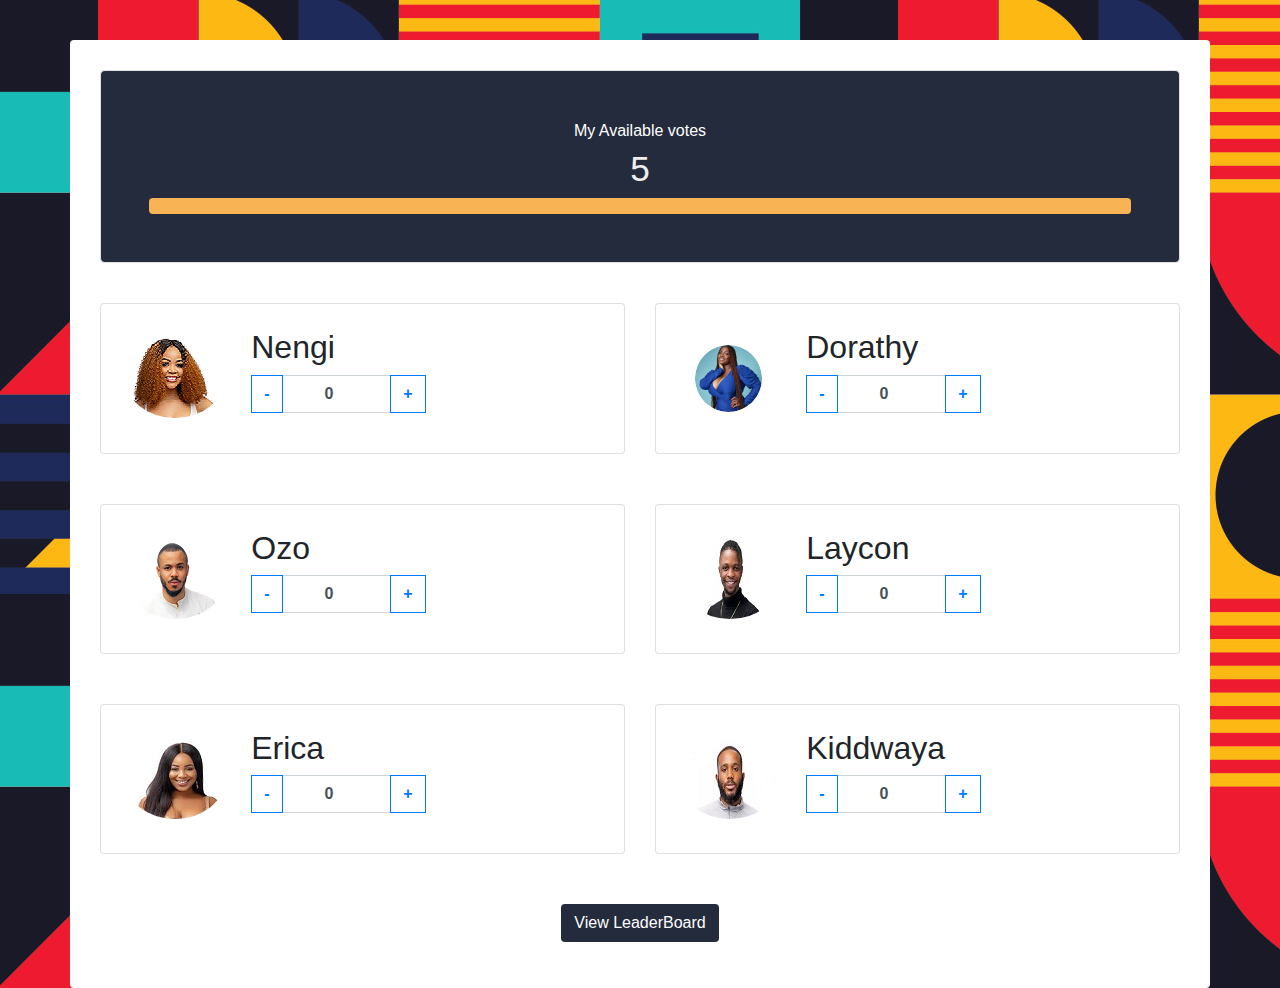
<file: index.html>
<!doctype html>
<html lang="en">
  <head>
    <!-- Required meta tags -->
    <meta charset="utf-8">
    <meta name="viewport" content="width=device-width, initial-scale=1, shrink-to-fit=no">

    <!-- Bootstrap CSS -->
    <link rel="stylesheet" href="https://maxcdn.bootstrapcdn.com/bootstrap/4.0.0/css/bootstrap.min.css" integrity="sha384-Gn5384xqQ1aoWXA+058RXPxPg6fy4IWvTNh0E263XmFcJlSAwiGgFAW/dAiS6JXm" crossorigin="anonymous">
    <link href="https://fonts.googleapis.com/css2?family=Work+Sans:wght@700&display=swap" rel="stylesheet">
    <link rel="stylesheet" href="./css/styles.css">

    <title>BB Naija Housemate voting system</title>
  </head>
  <body>
    
    <div class="container rounded m-auto">
        <div class="row">
            <div class="col-lg-12">
                    <div class="card d-flex ">
                        <div class="m-auto w-100 p-5 card__banner rounded">
                        <p class="text-center">My Available votes</p>
                        <h1 class="text-center" id="vote_count"></h1>
                        <div class="progress">
                            <div class="progress-bar" id="progressbar" role="progressbar" style="width: 100%" aria-valuenow="25" aria-valuemin="0" aria-valuemax="100"></div>
                          </div>
                        </div>
                        
                    </div>
                    <h3 class="text-center text-danger mt-3" id="vote-warning"></h3>
              
            </div>
        </div>
        <!-- First row -->
        <div class="row mt-4 card__container">
            <div class="col-lg-6">
                <div class="card p-4">
                    <div class="row">
                        <div class="left col-lg-3 d-flex">
                            <img src="./assets/nengi.png" alt="Nengi Image" class="m-auto">
                        </div>
                        <div class="right col-lg-9 col-sm-12">
                            <h2>Nengi</h2>
                            <div class="input-group mb-3">
                                <div class="input-group-prepend">
                                  <button class="btn btn-outline-primary" type="button" id="minus">-</button>
                                </div>
                                  <input type="number" class="form-control" id="nengi_value" value="0">
                                  
                                  <div class="input-group-append">
                                  <button class="btn btn-outline-primary" type="button" id="plus">+</button>
                                  </div>
                                  <label for="" class="text-danger" id="vote_label"></label>
                            </div>
                        </div>
                    </div>
                </div>
            </div>
            <div class="col-lg-6">
                <div class="card p-4">
                    <div class="row">
                        <div class="left col-lg-3 d-flex">
                            <img src="./assets/dorathy.png" alt="Dorathy Image" class="m-auto">
                        </div>
                        <div class="right col-lg-9">
                            <h2>Dorathy</h2>
                            <div class="input-group mb-3">
                                <div class="input-group-prepend">
                                  <button class="btn btn-outline-primary" type="button" id="minus">-</button>
                                </div>
                                  <input type="number" class="form-control" id="dorathy_value" value="0">
                                  <div class="input-group-append">
                                  <button class="btn btn-outline-primary" type="button" id="plus">+</button>
                                  </div>
                                  <label for="" class="text-danger" id="vote_label"></label>
                            </div>
                        </div>
                    </div>
                </div>
            </div>
        </div>
        <!-- End of First row -->
         <!-- Second row -->
         <div class="row mt-4 card__container">
            <div class="col-lg-6">
                <div class="card p-4">
                    <div class="row">
                        <div class="left col-lg-3 d-flex">
                            <img src="./assets/ozo.png" alt="Ozo Image" class="m-auto">
                        </div>
                        <div class="right col-lg-9">
                            <h2>Ozo</h2>
                            <div class="input-group mb-3">
                                <div class="input-group-prepend">
                                  <button class="btn btn-outline-primary" type="button" id="minus">-</button>
                                </div>
                                  <input type="number" class="form-control" id="ozo_value" value="0">
                                  <div class="input-group-append">
                                  <button class="btn btn-outline-primary" type="button" id="plus">+</button>
                                  </div>
                                  <label for="" class="text-danger" id="vote_label"></label>
                            </div>
                        </div>
                    </div>
                </div>
            </div>
            <div class="col-lg-6">
                <div class="card p-4">
                    <div class="row">
                        <div class="left col-lg-3 d-flex">
                            <img src="./assets/laycon.jpg" alt="Laycon Image" class="m-auto">
                        </div>
                        <div class="right col-lg-9">
                            <h2>Laycon</h2>
                            <div class="input-group mb-3">
                                <div class="input-group-prepend">
                                  <button class="btn btn-outline-primary" type="button" id="minus">-</button>
                                </div>
                                  <input type="number" class="form-control" id="number_value" value="0">
                                  <div class="input-group-append">
                                  <button class="btn btn-outline-primary" type="button" id="plus">+</button>
                                  </div>
                                  <label for="" class="text-danger" id="vote_label"></label>
                            </div>
                        </div>
                    </div>
                </div>
            </div>
        </div>
        <!-- End of Second row -->

         <!-- Third row -->
         <div class="row mt-4 card__container">
            <div class="col-lg-6">
                <div class="card p-4">
                    <div class="row">
                        <div class="left col-lg-3 d-flex">
                            <img src="./assets/erica.jpg" alt="Dorathy Image" class="m-auto">
                        </div>
                        <div class="right col-lg-9">
                            <h2>Erica</h2>
                            <div class="input-group mb-3">
                                <div class="input-group-prepend">
                                  <button class="btn btn-outline-primary" type="button" id="minus">-</button>
                                </div>
                                  <input type="number" class="form-control" id="number_value" value="0">
                                  <div class="input-group-append">
                                  <button class="btn btn-outline-primary" type="button" id="plus">+</button>
                                  </div>
                                  <label for="" class="text-danger" id="vote_label"></label>
                            </div>
                        </div>
                    </div>
                </div>
            </div>
            <div class="col-lg-6">
                <div class="card p-4">
                    <div class="row">
                        <div class="left col-lg-3 col-sm-12 d-flex">
                            <img src="./assets/kiddwaya.jpg" alt="Dorathy Image" class="m-auto">
                        </div>
                        <div class="right col-lg-9 col-sm-12">
                            <h2>Kiddwaya</h2>
                            <div class="input-group mb-3">
                                <div class="input-group-prepend">
                                  <button class="btn btn-outline-primary" type="button" id="minus">-</button>
                                </div>
                                  <input type="number" class="form-control" id="number_value" value="0">
                                  <div class="input-group-append">
                                  <button class="btn btn-outline-primary" type="button" id="plus">+</button>
                                  </div>
                                  <label for="" class="text-danger" id="vote_label"></label>
                            </div>
                        </div>
                    </div>
                </div>
            </div>
        </div>
        <!-- End of Third row -->

        <center>
            <a class="btn m-auto leader__button" href="/leaderboard.html" id="check_leaderboard"> View LeaderBoard </a>
            <p class="text-center text-danger" id="vote_error"></p>
        </center>
    </div>
    <!-- Optional JavaScript -->
    <!-- jQuery first, then Popper.js, then Bootstrap JS -->
    <script src="https://code.jquery.com/jquery-3.2.1.slim.min.js" integrity="sha384-KJ3o2DKtIkvYIK3UENzmM7KCkRr/rE9/Qpg6aAZGJwFDMVNA/GpGFF93hXpG5KkN" crossorigin="anonymous"></script>
    <script src="https://cdnjs.cloudflare.com/ajax/libs/popper.js/1.12.9/umd/popper.min.js" integrity="sha384-ApNbgh9B+Y1QKtv3Rn7W3mgPxhU9K/ScQsAP7hUibX39j7fakFPskvXusvfa0b4Q" crossorigin="anonymous"></script>
    <script src="https://maxcdn.bootstrapcdn.com/bootstrap/4.0.0/js/bootstrap.min.js" integrity="sha384-JZR6Spejh4U02d8jOt6vLEHfe/JQGiRRSQQxSfFWpi1MquVdAyjUar5+76PVCmYl" crossorigin="anonymous"></script>
    <script src="./js/app.js"></script>
  </body>
</html>
</file>
<file: css/styles.css>
* {
  box-sizing: border-box;
  -webkit-box-sizing: border-box;
  -o-box-sizing: border-box;
  -moz-box-sizing: border-box;
  -ms-box-sizing: border-box;
  margin: 0;
  padding: 0;
}

body {
  background: url("../assets/bg.svg");
  padding-top: 40px;
}

.container {
  background: white;
  padding: 30px;
}
.container .card__banner {
  background: #232B3D;
  color: white;
}
.container .card__banner p {
  margin-bottom: 5px;
}
.container .card__banner h1 {
  font-size: 2.2rem;
  color: #eee;
}
.container .card__banner .progress-bar {
  background-color: #F7B354;
}
.container .card .left img {
  border-radius: 50%;
}
.container .card .right button {
  font-weight: bolder;
  border-radius: 0;
}
.container .card .right .input-group {
  width: 50%;
}
.container .card .right .input-group input {
  text-align: center;
  font-weight: bold;
}
@media screen and (max-width: 992px) {
  .container .card .right {
    display: flex;
    flex-direction: column;
    justify-content: center;
    align-items: center;
  }
}
.container .card__container {
  margin-bottom: 50px;
}
.container .leader__button {
  background-color: #232B3D;
  color: #fff !important;
}

.back__to__vote {
  color: white;
  background: #232B3D;
}

.Leader__card {
  display: flex;
  flex-direction: row;
  justify-content: center;
  align-items: center;
  margin: 10px;
}
.Leader__card h4 {
  margin-left: 20px;
}
.Leader__card button {
  margin-left: auto;
  background: #232B3D;
  width: 50px;
  height: 50px;
  cursor: default;
  font-size: 20px;
  color: white;
}

/*# sourceMappingURL=styles.css.map */
</file>
